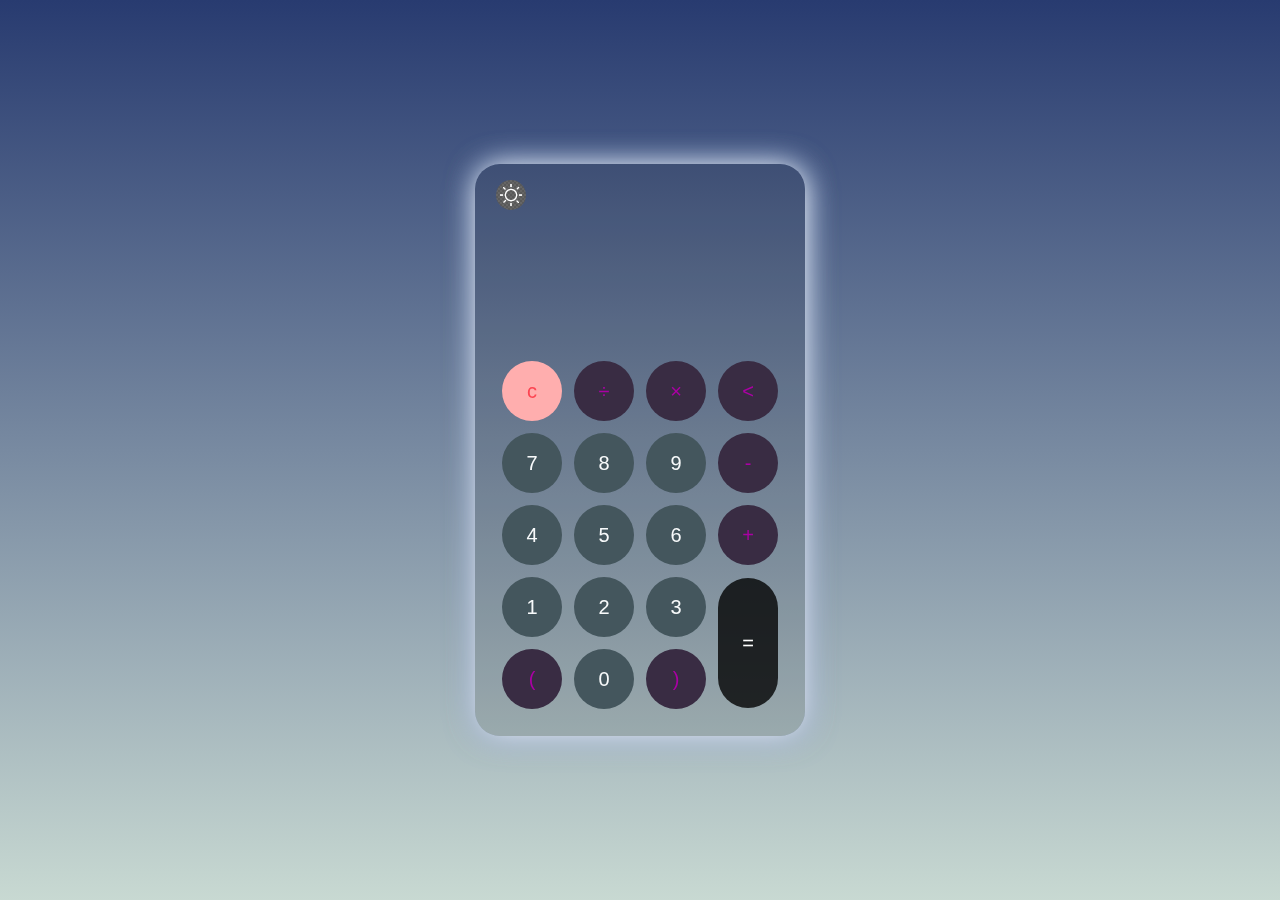
<file: OIB_task_1/index.html>
<!DOCTYPE html>
<html>
<head>
  <link rel="stylesheet" href="Assets/css/style.css">
  <title>Task_1</title>
</head>
<body>
  <div class="container">
    <div class="calculator dark">
      <div class="theme-toggler active">
      </div>
      <div class="display-screen">
        <div id="display"></div>
      </div>
      <div class="buttons">
        <table>
          <tr>
            <td><button class="btn-operator" id="clear">c</button></td>
            <td><button class="btn-operator" id="/">&divide;</button></td>
            <td><button class="btn-operator" id="*">&times;</button></td>
            <td><button class="btn-operator" id="backspace"><</button></td>
          </tr>
          <tr>
            <td><button class="btn-number" id="7">7</button></td>
            <td><button class="btn-number" id="8">8</button></td>
            <td><button class="btn-number" id="9">9</button></td>
            <td><button class="btn-operator" id="-">-</button></td>
          </tr>
          <tr>
            <td><button class="btn-number" id="4">4</button></td>
            <td><button class="btn-number" id="5">5</button></td>
            <td><button class="btn-number" id="6">6</button></td>
            <td><button class="btn-operator" id="+">+</button></td>
          </tr>
          <tr>
            <td><button class="btn-number" id="1">1</button></td>
            <td><button class="btn-number" id="2">2</button></td>
            <td><button class="btn-number" id="3">3</button></td>
            <td rowspan="2"><button class="btn-equal" id="equal">=</button></td>
          </tr>
          <tr>
            <td><button class="btn-operator" id="(">(</button></td>
            <td><button class="btn-number" id="0">0</button></td>
            <td><button class="btn-operator" id=")">)</button></td>
          </tr>
        </table>

      </div>
    </div>
  </div>
  <script src="Assets/script/script.js"></script>

  <script type="text/javascript" src="Assets/script/vanilla-tilt.js"></script>
        <script>
        VanillaTilt.init
        (document.querySelectorAll(".btn-operator"),
          {
            max: 2,
            speed: 400,
            glare:true,
            "max-glare": 1,
          });
          VanillaTilt.init
        (document.querySelectorAll(".btn-number"),
          {
            max: 2,
            speed: 400,
            glare:true,
            "max-glare": 1,
          });
          VanillaTilt.init
        (document.querySelectorAll(".btn-equal"),
          {
            max: 2,
            speed: 400,
            glare:true,
            "max-glare": 1,
          });
        </script>

</body>
</html>
</file>
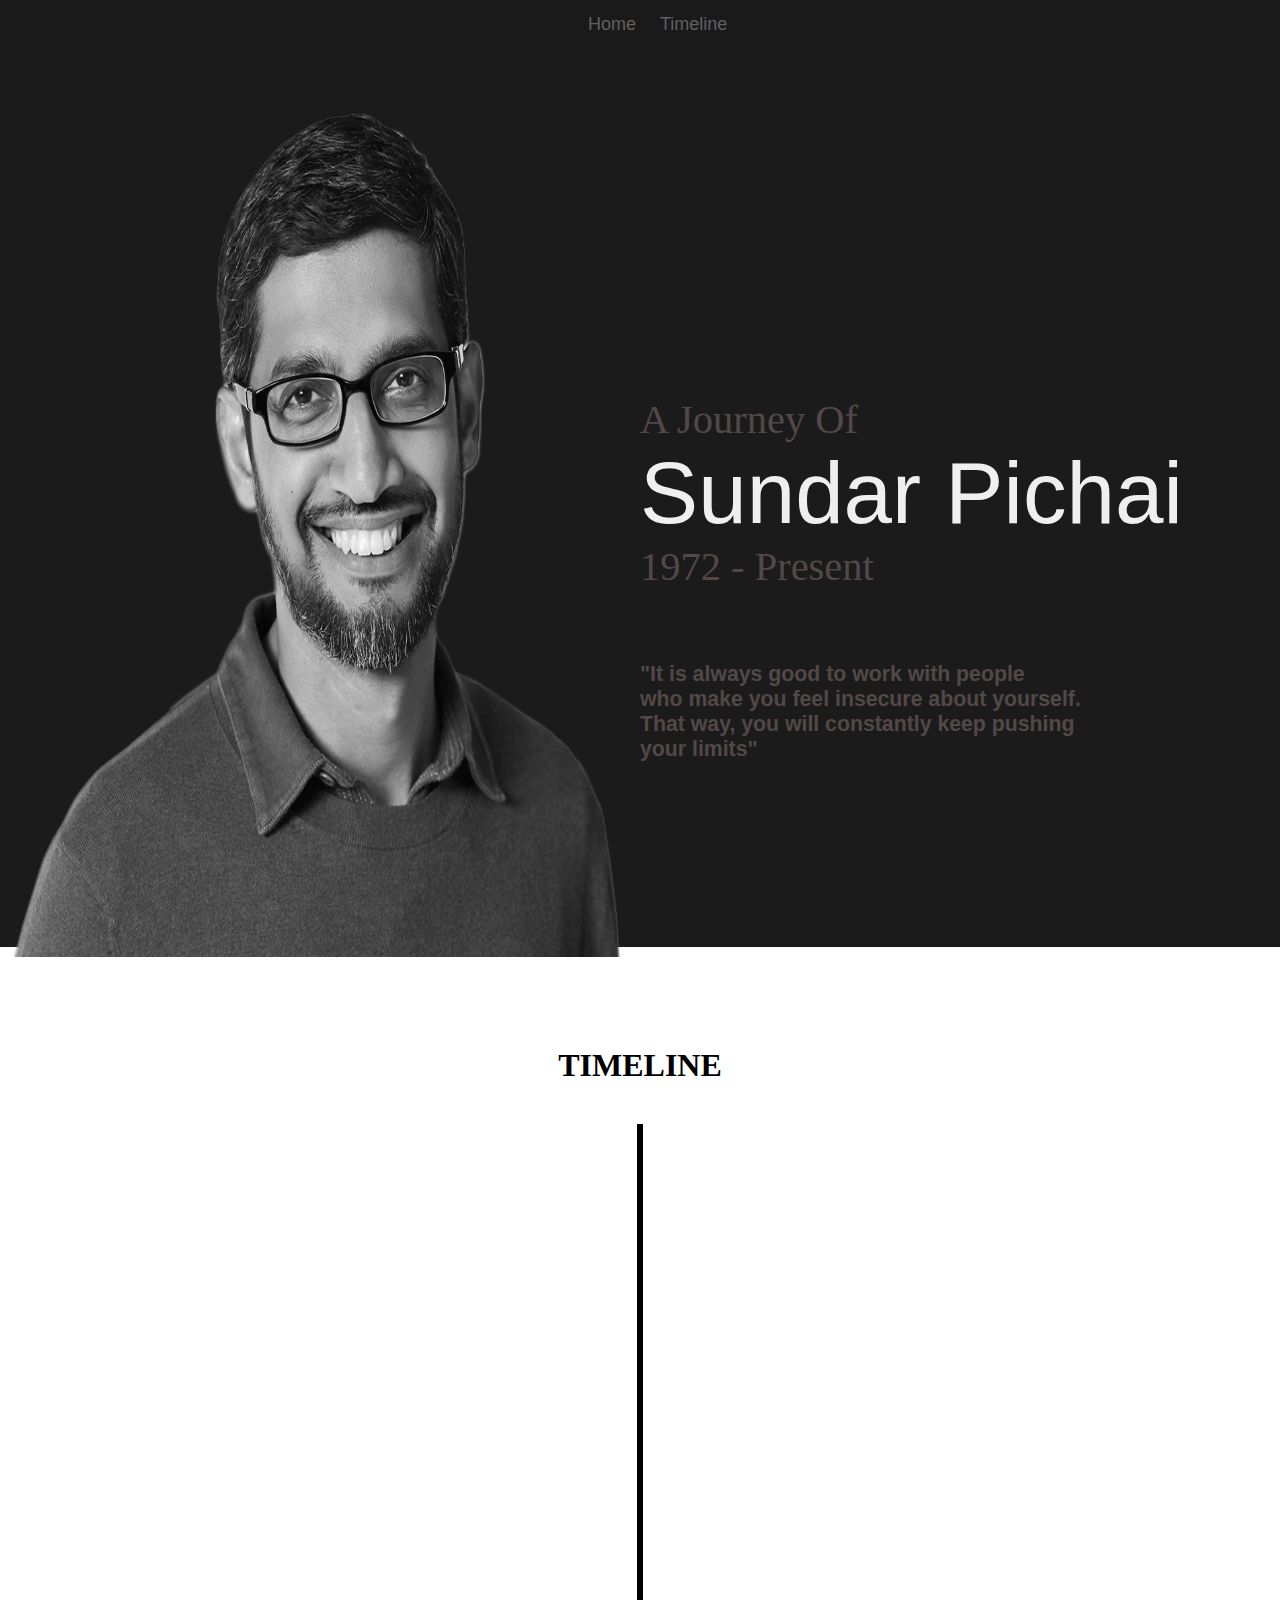
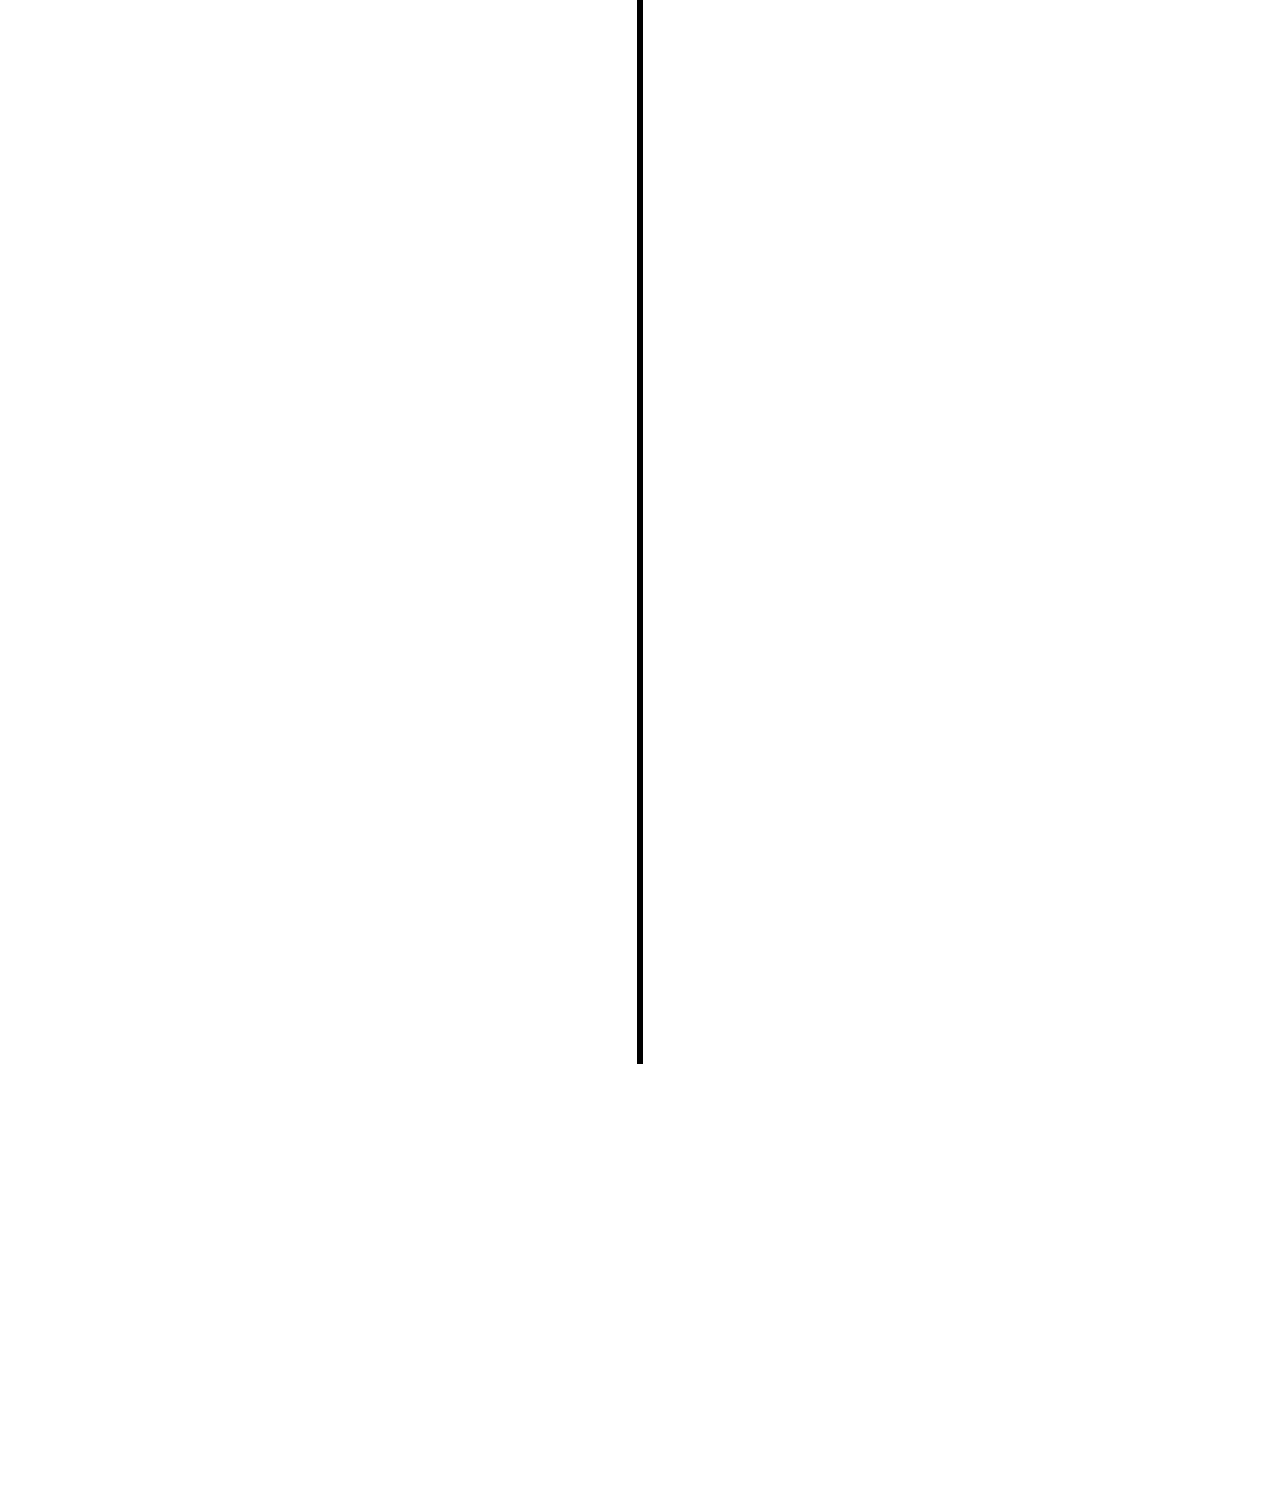
<file: OIB_task_2/index.html>
<!DOCTYPE html>
<html lang="en">
    <head>
        <meta charset="UTF-8">
        <meta http-equiv="X-UA-Compatible" content="IE=edge">
        <meta name="viewport" content="width=device-width, initial-scale=1.0">
        <title>Task_2</title>
        <link rel="stylesheet" href="css/style.css">
    </head>
    <body>
        <nav id="navbar">
            <!-- <div id="logo">
                <img src="img/logo_gif/logo.gif" alt="logo_gif" class="logo_gif">
            </div> -->
            <div class="menu">
                <a href="#home">Home</a>
                <a href="#timeline">Timeline</a>
                <!-- <a href="#contact">Contact</a> -->
            </div>
        </nav>
        <div id="home">
            <div class="center_img_block">
                <img src="img/sundar_pichai.webp" alt="sundar_pichai_image" class="center_img">
            </div>
            <div class="intro">
                <h3>A Journey Of</h3>
                <h1>Sundar Pichai</h1>
                <h3>1972 - Present</h3>
                <br><br><br><br>
                <h5>
                    "It is always good to work with people<br>
                    who make you feel insecure about yourself.<br>
                    That way, you will constantly keep pushing<br>
                    your limits"
                </h5>
            </div>
        </div>
        <div id="timeline" >
            <div class="Timeline">
                <h1>TIMELINE</h1>
                <div class="container left-one ">
                    <img src="img/infant.png" alt="infant_logo">
                    <div class="text-box RED">
                        <h2>Born and Upbringing</h2>
                        <small>( 1976-1985 )</small>
                        <p>
                            <br>
                            Pichai was born in Madurai, Tamil Nadu, India.<br>
                            His mother, Lakshmi, was a stenographer, and his father,<br>
                            Regunatha Pichai, was an electrical engineer.He completed<br>
                            schooling in Jawahar Vidyalaya Senior Secondary School in<br>
                            Ashok Nagar, Chennai and after that he completed the Class XII<br> 
                            from Vana Vani school at IIT Madras.<br>
                        </p>
                    </div>
                </div>
                <div class="container right-one ">
                    <img src="img/graduate.png" alt="graduate_logo">
                    <div class="text-box YELLOW">
                        <h2>Academic Life</h2>
                        <small>( 1985-2002 )</small>
                        <p>
                            <br>
                            He earned his degree from IIT Kharagpur in metallurgical<br>
                            engineering and is a distinguished alumnus from that institution.<br>
                            He holds an M.S. from Stanford University in materials science and <br>
                            engineering,and an MBA from the Wharton School of the University of<br>
                            Pennsylvania, where he was named a Siebel Scholar.
                        </p>
                    </div>
                </div>
                <div class="container left-one ">
                    <img src="img/briefcase.png" alt="briefcase_logo">
                    <div class="text-box GREEN">
                        <h2>Initial Jobs</h2>
                        <small>( 2002-2004 )</small>
                        <p>
                            <br>
                            He started his career as an engineer and product manager at a<br> 
                            semiconductor  maker (Applied materials) in  Silicon Valley, USA.<br>
                            Sundar completed MBA from Wharton in 2002 and joined McKinsey & <br>
                            Company as a consultant.Finally, he joined Google in 2004.
                        </p>
                    </div>
                </div>
                <div class="container right-one ">
                    <img src="img/gentlemen.png" alt="gentlemen_logo">
                    <div class="text-box BLUE large_box">
                        <h2>Joined Google</h2>
                        <small>( 2004-2014 )</small>
                        <p>
                            <br>
                            Started in 2004, where he led the product management for <br> 
                            Google Chrome and ChromeOS and being largely responsible for <br>
                            Google Drive.He went on to oversee the development of applications<br>
                            like Gmail  and Google Maps. In 2009, Pichai  gave a demonstration of<br>
                            ChromeOS,the Chromebook was released for trial in 2011, and for public<br>
                            in 2012.In 2013,he added Android to the list of Google products.He was<br>
                            a director of Jive Software from year 2011 to 2013.<br>
                        </p>
                    </div>
                </div>
                <div class="container left-one ">
                    <img src="img/CEO.png" alt="CEO_logo">
                    <div class="text-box RED large_box">
                        <h2>CEO Google</h2>
                        <small>( 2014-Present )</small>
                        <p>
                            <br>
                            In 2015, Pichai was selected as CEO of Google,after previously<br>
                            being appointed Product Chief by CEO, Larry Page.On Oct 24,2015,he <br>
                            stepped into the new position at the completion of the formation of <br>
                            Alphabet Inc.,the new holding company for the Google company family.<br>
                            Pichai had been suggested as a contender for Microsoft's CEO in 2014.<br>
                            In Aug 2017,Pichai drew publicity for firing an employee who criticized<br>
                            company's diversity policies in their manifesto.In Dec 2019,<br>
                            Pichai became the CEO of Alphabet Inc.
                        </p>
                    </div>
                </div>
                <div class="container right-one ">
                    <img src="img/medal.png" alt="medal_logo">
                    <div class="text-box YELLOW">
                        <h2>Awards and Achiements</h2>
                        <!-- <small>( 2002 )</small> -->
                        <p>
                            <br>
                            In 2022, Pichai received the Padma Bhushan from the <br>
                            Government of India, its third-highest civilian award.<br>
                            On 3rd Dec 2022, Taranjit Singh Sandhu (India's Ambassador<br>
                            to the US) handed over the Padma Bhushan Award to Google and<br>
                            Alphabet CEO Sundar Pichai in San Francisco.
                        </p>
                    </div>
                </div>
            </div>
        </div>
        <!-- <div id="contact">
            <p>contact</p>
        </div> -->
    </body>
</html>
</file>
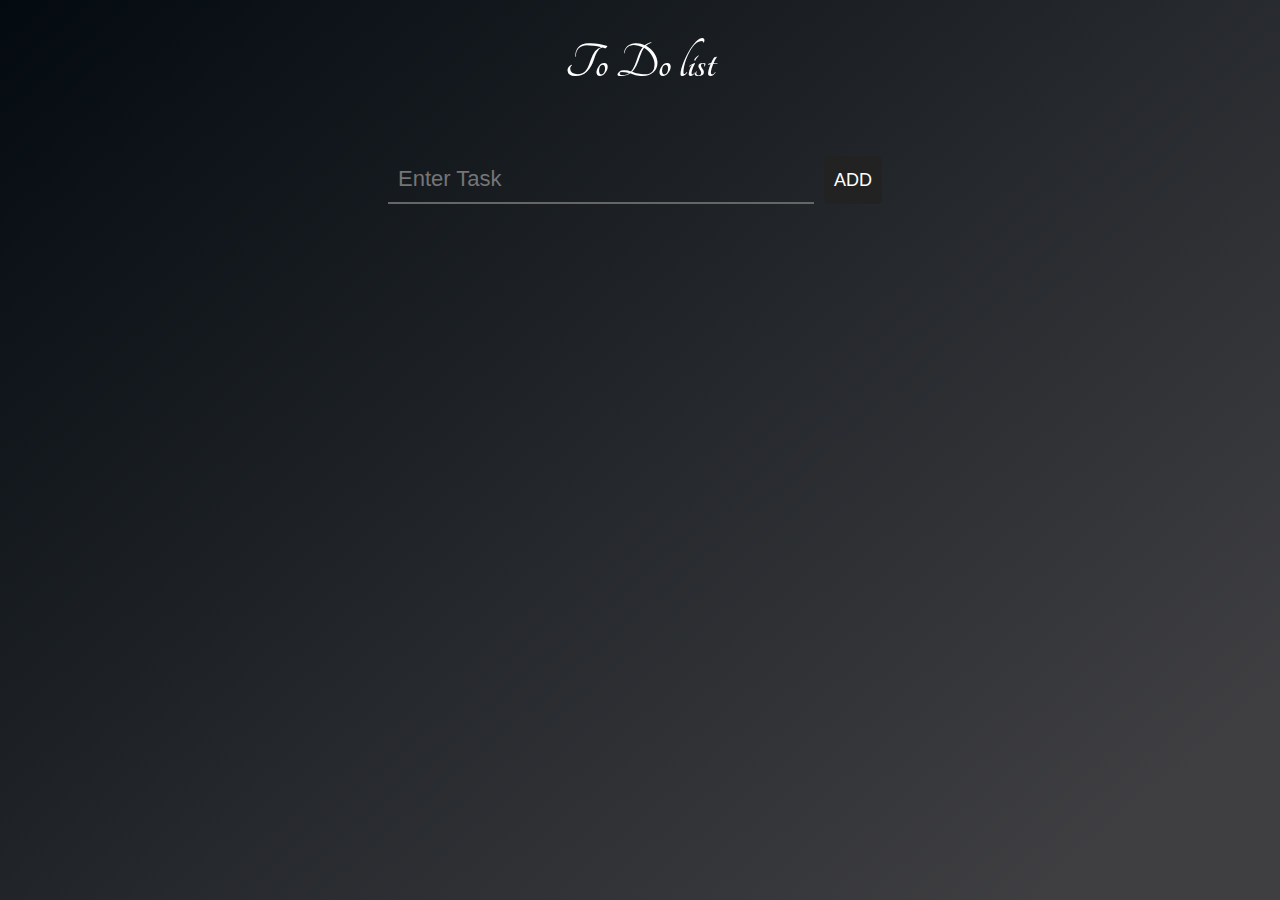
<file: OIB_Task_3/index.html>
<html>
    <head>
        <meta charset="UTF-8">
        <title>Task_3</title>
        <link href="https://stackpath.bootstrapcdn.com/font-awesome/4.7.0/css/font-awesome.min.css" rel="stylesheet">
        <link rel="preconnect" href="https://fonts.googleapis.com">
        <link rel="preconnect" href="https://fonts.gstatic.com" crossorigin>
        <link href="https://fonts.googleapis.com/css2?family=Kaushan+Script&family=Tangerine:wght@700&display=swap" rel="stylesheet">
        <link rel="stylesheet" href="Assets/css/style.css">
    </head>
    <body>
        <div class="container">
            <h2 class="heading">To Do list</h2>
            <div class="addTask">
                <input type="text" placeholder="Enter Task">
                <button>Add</button>
            </div>

            <div class="task_block">
                <div class="RED">
                    <ol class="notCompleted">
                    </ol>
                </div>
                <div class="GREEN">
                    <ol class="Completed">
                    </ol>
                </div>
            </div>
        </div>
        <script src="Assets/js/script.js"></script>
    </body>
</html>
</file>
<file: OIB_task_1/Assets/css/style.css>
*{
    padding: 0;
    margin: 0;
    box-sizing: border-box;
    outline: 0;
    transition: all 0.5s ease;
  }
  
  body{
    font-family: sans-serif;
  }
  
  a{
    text-decoration: none;
    color: #fff;
  }
  
  body{
    background-image: linear-gradient(0deg, rgb(200 217 210), rgb(40 59 112));
  }
  
  .container{
    height: 100vh;
    width: 100vw;
    display: grid;
    place-items: center;
  }
  
  .calculator{
    position: relative;
    height: auto;
    width: auto;
    padding: 20px;
    border-radius: 25px;
    box-shadow: 0, 0, 0.30px #000;
  }
  
  .theme-toggler{
    position: absolute;
    top: 31px;
    left: 36px;
    color: #fff;
    cursor: pointer;
    z-index: 1;
  }
  
  .theme-toggler.active{
  background-image: url(../img/night_icon.png);
    background-repeat: no-repeat;
    background-size: cover;
  }
  
  .theme-toggler.active::before{
    background-image: url(../img/day_icon.png);
    background-repeat: no-repeat;
    background-size: cover;
  }
  
  .theme-toggler::before{
    content: '';
    height: 30px;
    width: 30px;
    position: absolute;
    top: 50%;
    transform: translate(-50%, -50%);
    border-radius: 50%;
    /* background-color: #333; */
    background-image: url(../img/night_icon.png);
    background-repeat: no-repeat;
    background-size: cover;
    z-index: -1;
  }
  
  #display{
    margin: 0, 10px;
    height: 150px;
    width: auto;
    max-width: 270px;
    display: flex;
    align-items: flex-end;
    justify-content: flex-end;
    font-size: 30px;
    margin-bottom: 20px;
    overflow-x: scroll;
  }
  
  #display::-webkit-scrollbar{
    display: block;
    height: 3px;
  }
  
  button{
    height: 60px;
    width: 60px;
    border: 0;
    border-radius: 30px;
    margin: 5px;
    font-size: 20px;
    cursor: pointer;
    transition: all 200ms ease;
  }
  
  button:hover{
    transform: scale(1.1);
  }
  
  button#equal{
    height: 130px;
  }
  
  /* light theme */
  
  .calculator{
    /* background-color: rgba(10, 6, 6, 0.1); */
    background-color: rgba(255,255,255,0.1);
    box-shadow: 1px 1px 30px rgb(0 0 0), 1px 1px 30px rgb(0 0 0);
  }
  
  .calculator #display{
    color: #000000;
  }
  
  .calculator button#clear{
    background-color: #ffaeae;
    color: #fc4552;

  }
  
  .calculator button.btn-number{
    background-color: #accee0;
    color: #000000;
  }
  
  .calculator button.btn-operator{
    background-color: #e7bee3;
    color: #f967f3;
  }
  
  .calculator button.btn-equal{
    background-color: #75d69e;
    color: #000;
  }
  
  /* dark theme */
  
  .calculator.dark{
    /* background-color: rgba(255,255,255,0.1); */
    background-color: rgba(10, 6, 6, 0.1);
    box-shadow: 1px 1px 30px rgb(255 255 255), 1px 1px 30px rgb(75 109 168);
  }
  
  .calculator.dark #display{
    color: #fff;
  }
  
  .calculator.dark button.btn-number{
    background-color: #44565d;
    color: #f8fafb;
  }
  
  .calculator.dark button.btn-operator{
    background-color: #392c43;
    color: #aa00a4;
  }
  
  .calculator.dark button.btn-equal {
    background-color: #000000c9;
    color: #ffffff;
  }
</file>
<file: OIB_task_2/css/style.css>
@import url('https://fonts.googleapis.com/css2?family=Plus+Jakarta+Sans:wght@700&display=swap');
*{
    margin: 0;
    padding: 0;
}
html{
    scroll-behavior: smooth;
}

/* #################################   navigation bar  #######################################  */

#navbar{
    position: sticky;
    display: flex;
    align-items: center;
    /* background-color: rgb(250 250 250); */
    background-color: rgb(27 27 27 );
    height: 47px;
    top: 0px;
    z-index: 100;
    /* opacity: 0.9; */
}
#navbar::before{
    content: '';
    /* background-color: rgb(14 13 13); */
    background-color:rgb(27 27 27 );
    position: absolute;
    height: 100%;
    width: 100%;
    z-index: -1;
    opacity: 0.9;
}

/* navigation bar :logo */
/* #logo{
    display: flex;
    position: absolute;
    margin:12px 56px;
}
.logo_gif{
    width: 47px;
    margin-right: 10px;
    border-radius: 5px;
} */

@import url('https://fonts.googleapis.com/css2?family=Macondo&display=swap');

/* navigation bar :menu tab */
.menu{
    position: absolute;
    left: 45%;
    display:flex;
}
.menu a{
    display: block;
    text-decoration: none;
    font-family: Arial,sans-serif;
    font-size: 18px;
    line-height: 18px;
    color: rgb(97 97 97);
    padding: 3px 12px;
}
.menu a:hover{
    color: #efefef;
}

/* #####################################  blocks  #######################################  */
#home ,#contact{
    width:100%;
    height:100vh;

}
#timeline{
    width:100%;
    height:227vh;
    /* padding-top: 65px; */
    /* background-color: rgb(255, 255, 255); */
}
#home,#contact{
    background-color: rgb(27 27 27 );
}

/* **************************   home   ******************************** */


.intro{
    position: absolute;
    right: 0%;
    top: 44%;
    width: 50%;
    height: 100vh;
}
.intro h1{
    color: #efefef;
    font-weight: unset;
    font-family:'Trebuchet MS', 'Lucida Sans Unicode', 'Lucida Grande', 'Lucida Sans', Arial, sans-serif;
    width: 100%;
    font-size: 545%;
}
.intro h3{
    color: rgb(83, 72, 72);
    font-weight: 400;
    font-size: 253%;
}
.intro h5{
    color:rgb(83, 72, 72);
    font-family:'Segoe UI', Tahoma, Geneva, Verdana, sans-serif;
    width: 100%;
    font-size: 133%;
}

/* .center_img_block{
    left:0%;
    position: absolute;
    width: 50%;
    height: 100vh;
} */
.center_img{
    background-repeat: no-repeat;
    background-size: cover;
    position: absolute;
    width: 57%;
    height: 94.3vh;
    left: -2%;
    top:12%;
}

/* **************************   timeline   ************************ */



.Timeline{
    position: relative;
    max-width: 1200px;
    margin:100px auto ;
}
.Timeline h1{
    font-family: 'Times New Roman', Times, serif;
    text-align: center;
    margin-bottom: 39px;
}
.container{
    position: relative;
    width: 42%;
    padding: 10px 48px;
    animation: movedown 1s linear forwards;
    opacity: 0;
}
@keyframes movedown{
    0%{
        opacity: 1;
        transform: translateY(-30px);
    }
    100%{
        opacity: 1;
        transform: translateY(0px);
    }
}
.container:nth-child(1){
    animation-delay: 0s;
}
.container:nth-child(2){
    animation-delay: 2s;
}
.container:nth-child(3){
    animation-delay: 4s;
}
.container:nth-child(4){
    animation-delay: 6s;
}
.container:nth-child(5){
    animation-delay: 8s;
}
.container:nth-child(6){
    animation-delay: 10s;
}
.container:nth-child(7){
    animation-delay: 12s;
}
.text-box{
    position: relative;
    background: rgb(149, 59, 45);
    padding: 20px 30px;
    border-radius: 6px;
    font-size: 15px;
    display: flex;
    justify-items: center;
    flex-direction: column;
    background-color: transparent;
    border: 1px solid transparent;
    border-radius: 20px;
    text-align: center;
    cursor: pointer;
    height: 173px;
    /* box-shadow: 1px 1px 20px #14eacfff,1px 1px 40px #14eacfff; */
    animation: anime 1s linear infinite;
}
.large_box{
    height:200px;
}
.text-box p{
    font-family:'Times New Roman', Times, serif;
    font-size:15px;
}
.RED{
    box-shadow: 1px 1px 20px rgb(234, 20, 20),1px 1px 40px rgb(240, 43, 36);
}
.YELLOW{
    box-shadow: 1px 1px 20px rgb(241, 249, 17),1px 1px 40px rgb(239, 233, 46);
}
.GREEN{
    box-shadow: 1px 1px 20px rgb(33, 225, 40),1px 1px 40px rgb(83, 237, 75);
}
.BLUE{
    box-shadow: 1px 1px 20px rgb(15, 78, 237),1px 1px 40px rgb(46, 114, 231);
}
.left-one{
    left:0%;
}
.right-one{
    left:50%;
}

/*---- logo --- */
.container img{
    position: absolute;
    width: 53px;
    border-radius: 50%;
    right: -27px;
    top: 32px;
    z-index: 10;
}
.right-one img{
    left: -26px;
}

.Timeline::after{
    content:'';
    position: absolute;
    width: 6px;
    height: 100%;
    background: #000;
    top:5%;
    left:50%;
    margin-left: -3px;
    z-index:-1;
    animation: moveline 13s linear forwards;

}
@keyframes moveline {
    0%{
        height: 0;
    }
    100%{
        height:100%;
    }
}
</file>
<file: OIB_Task_3/Assets/css/style.css>
*{
    margin: 0;
    padding: 0;
    box-sizing: border-box;
    font-family:'Poppins',sans-serif;
}
body{
    height: auto;
    /* background: #00539cff; */
    background: linear-gradient(139deg, rgb(3, 10, 16) 0%, rgb(63, 63, 66) 90%);
    
}

.container{
    position: relative;
    max-width: 100% auto;
    height: auto;
    padding: 10px;
    margin: 0 auto;
}
.heading{
    height: auto;
    width: 100%;
    color: white;
    text-align: center;
    margin-top: 26px;
    font-size: 51px;
    font-family: 'Tangerine', cursive;    
}
.addTask{
        width: 40%;
    display: flex;
    padding: 65px 0;
    margin: auto;
    position: relative;
    top: 46%;
}
.addTask > input[type="text"]{
    width: 90%;
    color: white;
    border: none;
    border-bottom: 2px solid #666;
    background: none;
    padding: 10px;
    font-size: 22px;
    outline: none;
}
.addTask button{
    margin: 0 10px;
    background: #222;
    color: #fff;
    font-size: 18px;
    text-transform: uppercase;
    padding: 10px;
    border:none;
    outline: none;
    border-radius: 5px;
    cursor: pointer;
}
.task_block{
    width: 100%;
    height:auto;
    padding: 3%;
    position: relative;
}
.notCompleted, .Completed{
    margin: 5px 0;
    padding: 20px;
    display: flex;
}
ol{
    list-style: none;
    counter-reset: my-counter;
}
ol li{
    /* width: 100%; */
    padding: 18px;
    /* color: #fff; */
    /* margin: 5px 0; */
    /* background: #e96969bb; */
    font-size: 22px;
    counter-increment: my-counter;

    position: relative;
    width: 280px;
    height:400px;
    margin:30px;
    box-shadow: 20px 20px 50px rgba(0,0,0,0.5);
    border-radius: 15px;
    /* background: rgba(255, 255, 255, 0.1);  */
    /* background: linear-gradient(135deg, rgb(48 11 11) 0%, rgb(103 90 90) 90%);  */
    background: linear-gradient(135deg, rgb(79 8 8) 0%, rgb(111 82 82) 90%);
    display: flex;
    overflow: hidden;
    justify-content: center;
    align-items: center;
    border-top:1px solid rgba(255,255,255,0.5);
    border-left: 1px solid rgba(255,255,255,0.5);
    backdrop-filter: blur(5px);

}
ol.Completed li{
    /* background: linear-gradient(139deg, rgb(51, 245, 122) 0%, rgb(143, 238, 143) 90%); */
    /* background: linear-gradient(135deg, rgb(48 11 11) 0%, rgb(103 90 90) 90%); */
    background: linear-gradient(135deg, rgb(0 54 24 / 59%) 0%, rgb(90 103 96) 90%);

}
ol li::before{
    content: counter(my-counter);
    line-height: 4rem;
    text-align: center;
    color: #fff;
    position: absolute;
    top: 50px;
    left:15px;
    font-size:7em;
    color:rgba(255,255,255,0.05);
    pointer-events:none;
}
li button{
    float: right;
    padding: 5px;
    font-size: 28px;
    line-height: 28px;
    margin-right: 15px;
    background: none;
    border: none;
    outline: none;
    cursor: pointer;
}


/* ############################################# */
.RED, .GREEN{
    display: flex;
    justify-content:center;
    align-items: center;
}
/* .RED::before{
    content: '';
    position: absolute;
    top:0;
    left: 0;
    width: 100%;
    height: 100%;
    background: linear-gradient(#f00,#f0f);
    clip-path: circle(30% at right 70%);
} */

.chk_btn{
    position: absolute;
    bottom: 35px;
    left: 25%;
}
.dlt_btn{
    position: absolute;
    bottom: 35px;
    right: 25%;
}
.dlt_btn2{
    position: absolute;
    bottom: 35px;
    right: 50%;
}
.card_txt{
    color:brown;
}
</file>
